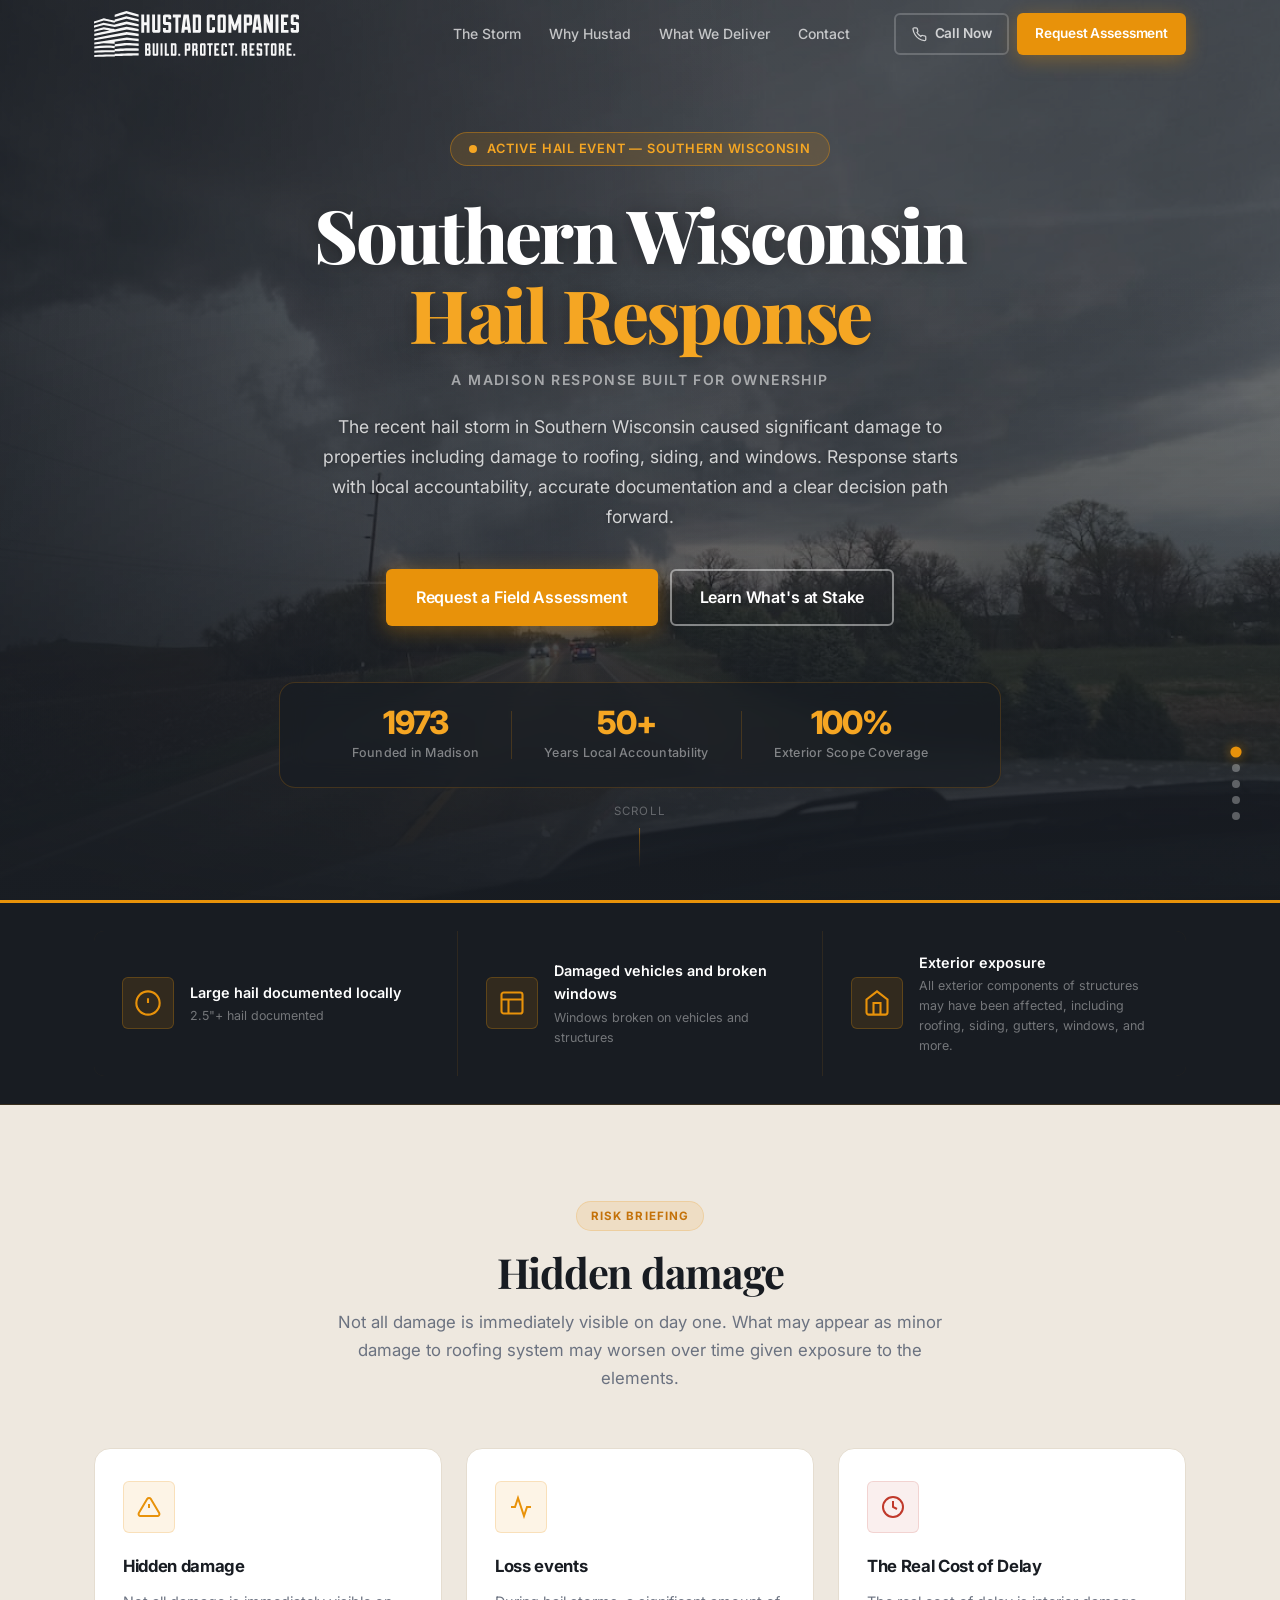
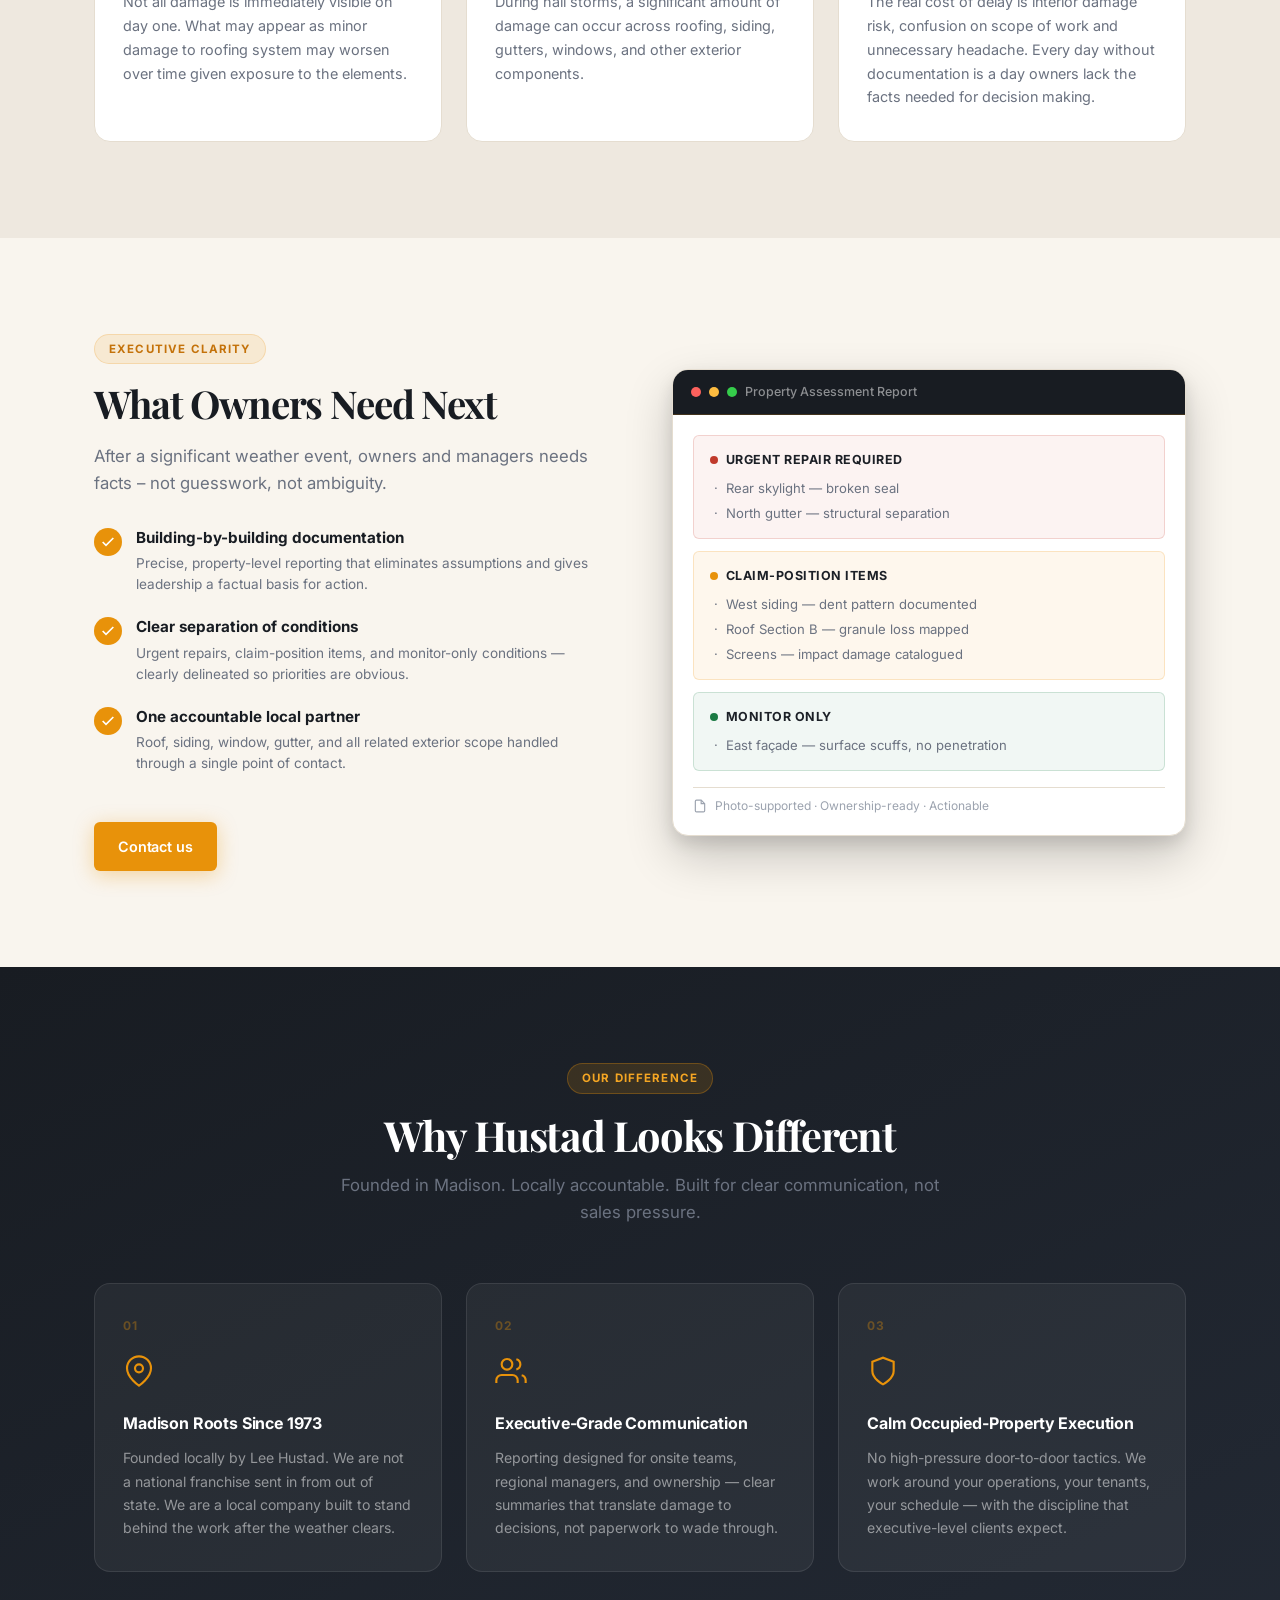
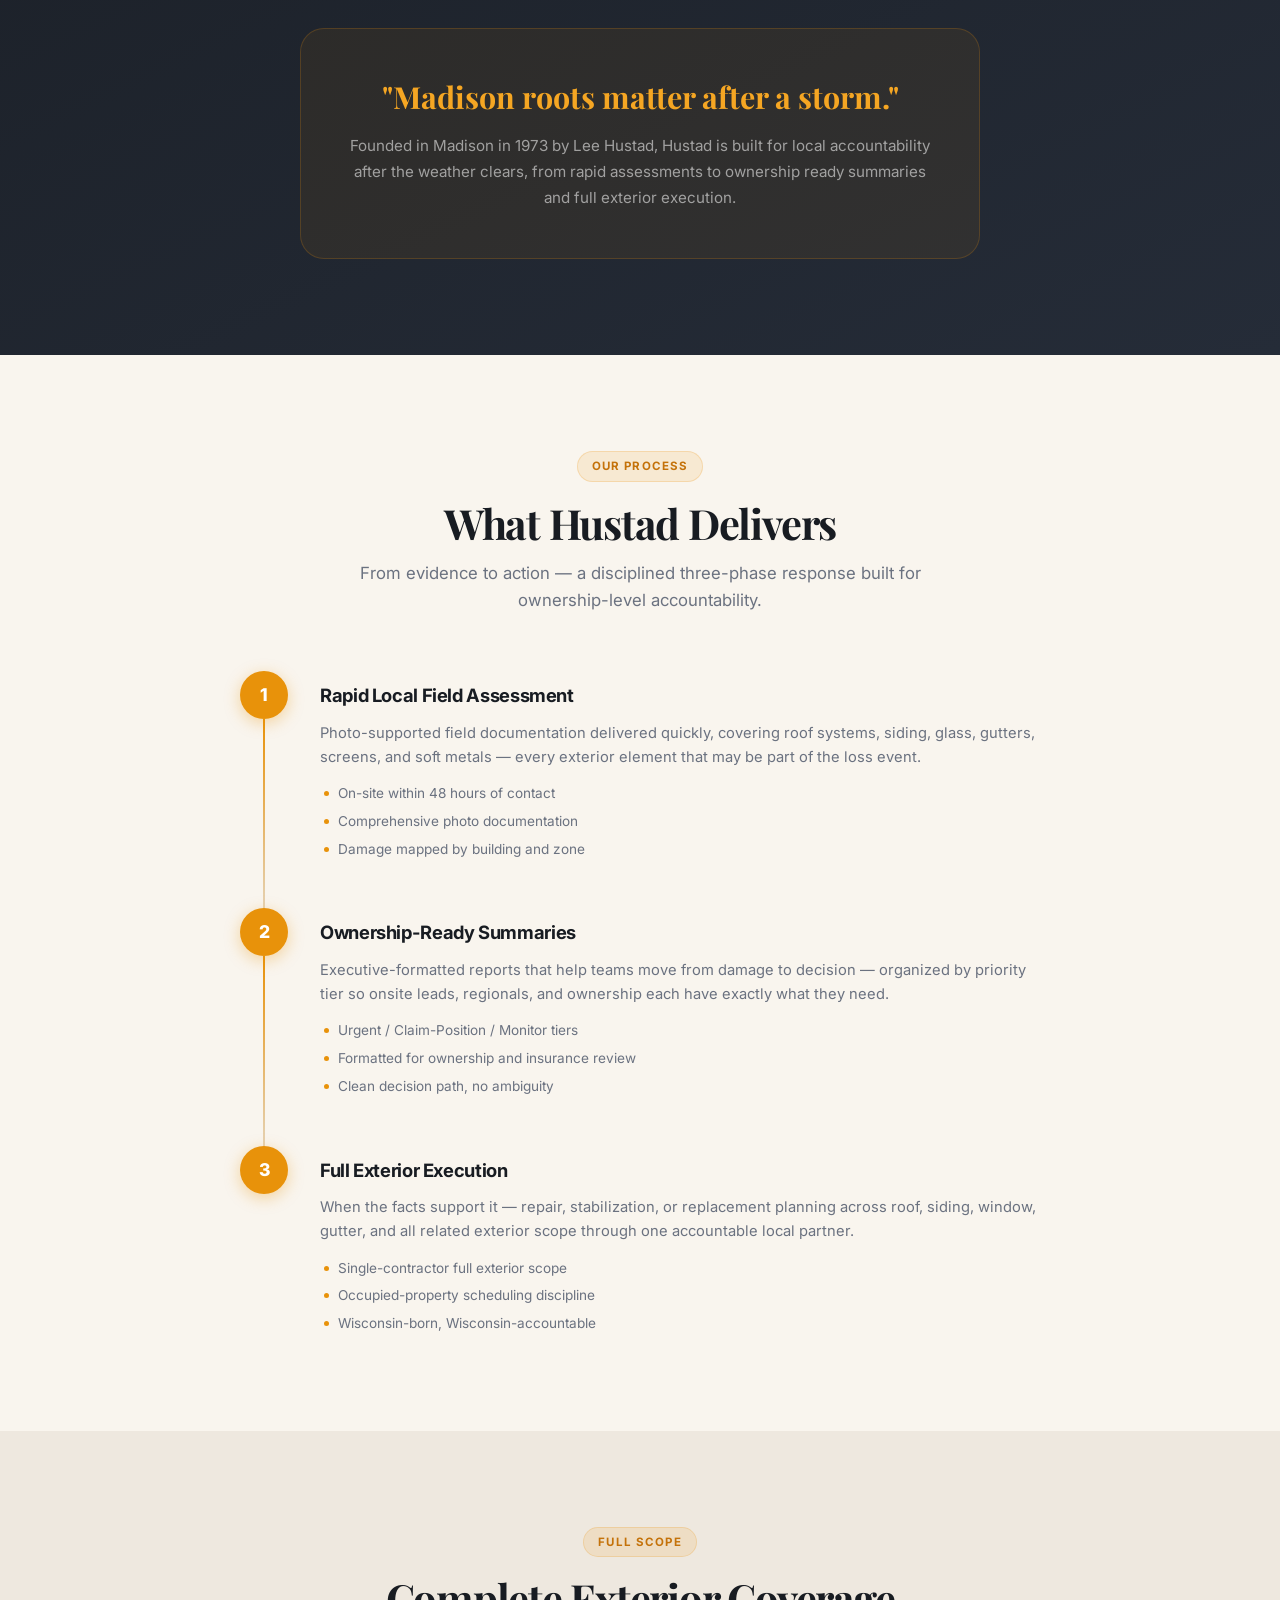
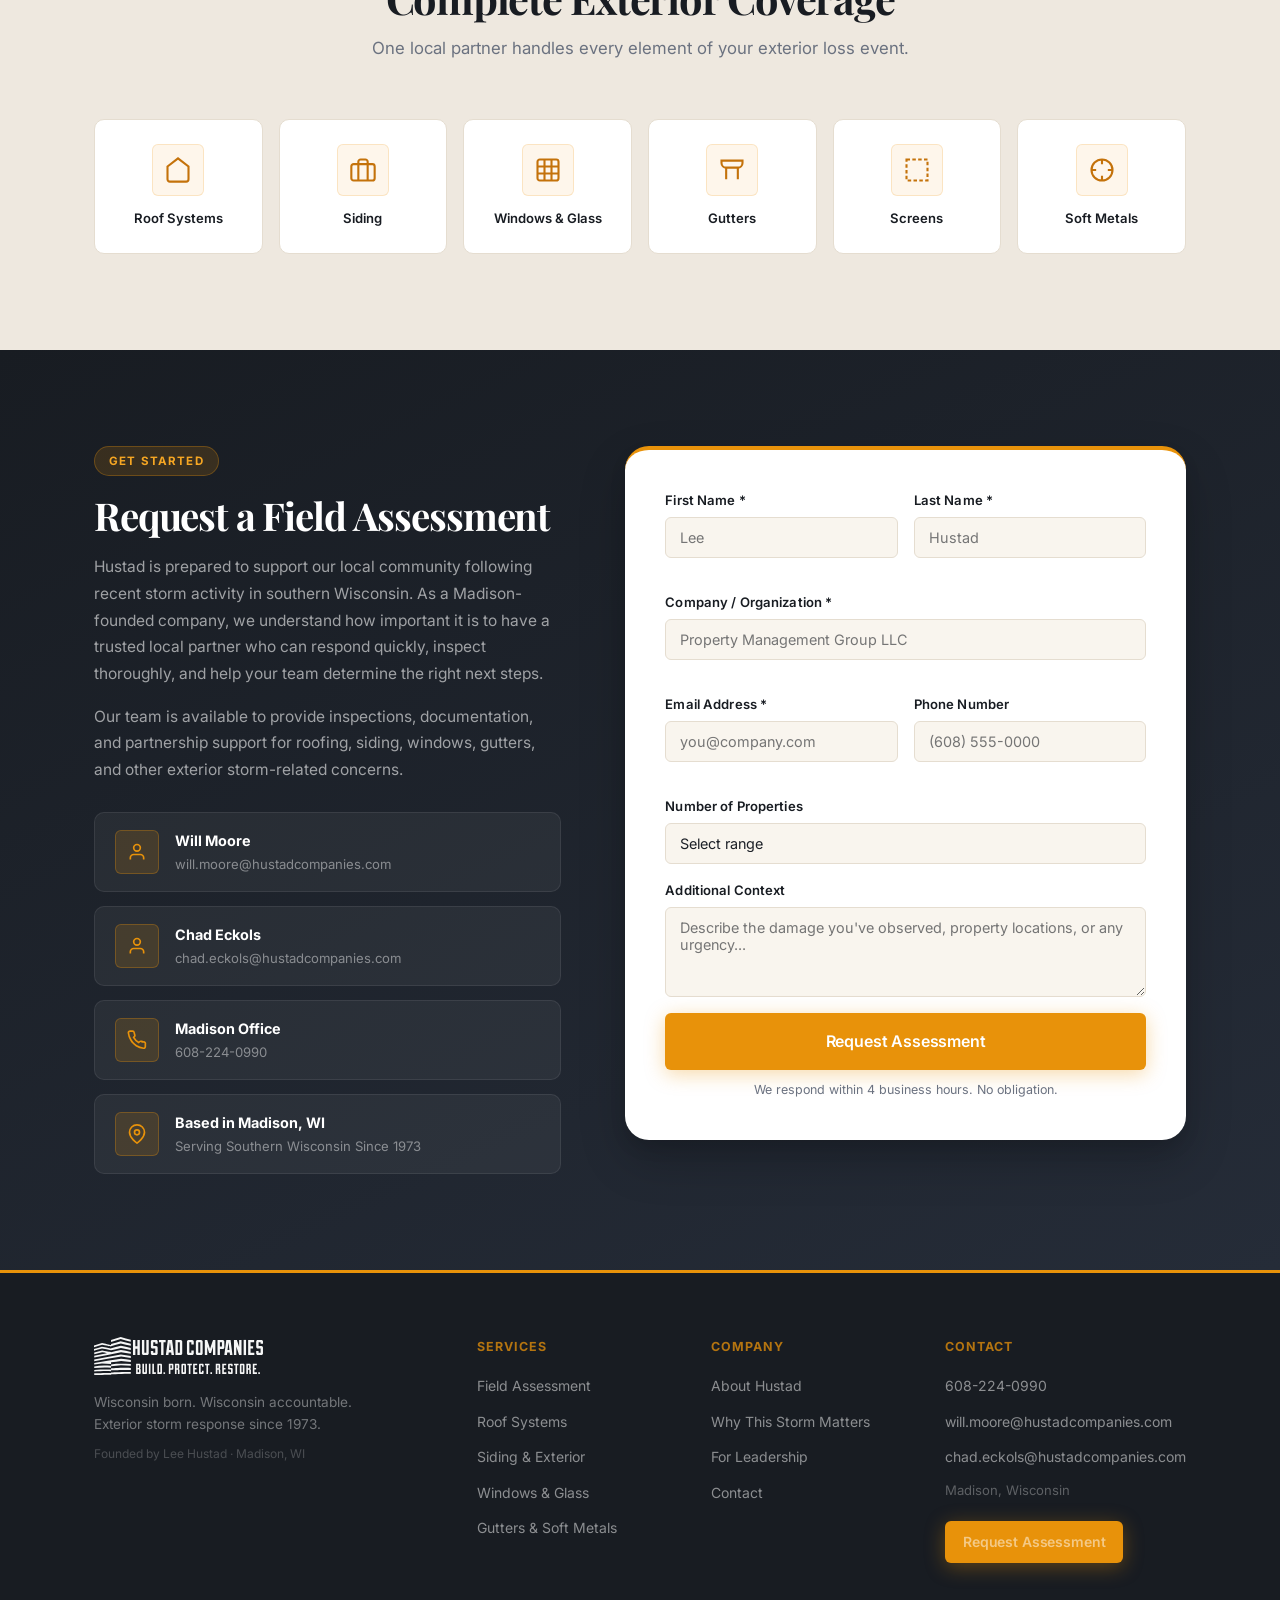
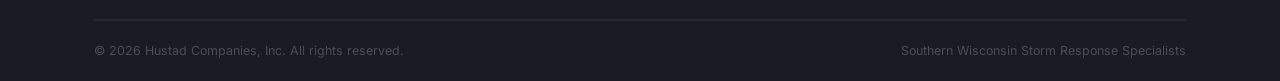
<file: index.html>
<!DOCTYPE html>
<html lang="en">
<head>
  <meta charset="UTF-8" />
  <meta name="viewport" content="width=device-width, initial-scale=1.0" />
  <title>Hustad Companies, Inc. | Southern Wisconsin Hail Response</title>
  <link rel="preconnect" href="https://fonts.googleapis.com" />
  <link rel="preconnect" href="https://fonts.gstatic.com" crossorigin />
  <link href="https://fonts.googleapis.com/css2?family=Inter:wght@300;400;500;600;700;800&family=Playfair+Display:wght@700;800&display=swap" rel="stylesheet" />
  <link rel="stylesheet" href="styles.css" />
</head>
<body>

  <!-- ─── NAV ─── -->
  <header class="nav" id="nav">
    <div class="nav__inner">
      <a class="nav__logo" href="#" aria-label="Hustad Companies home">
        <img class="nav__logo-image" src="images/hustad-logo.svg" alt="Hustad Companies" />
      </a>
      <nav class="nav__links" id="navLinks">
        <a href="#why-storm">The Storm</a>
        <a href="#why-hustad">Why Hustad</a>
        <a href="#what-we-deliver">What We Deliver</a>
        <a href="#contact">Contact</a>
      </nav>
      <div class="nav__cta-group">
        <a href="tel:+16082240990" class="btn btn--ghost btn--sm">
          <svg width="15" height="15" viewBox="0 0 24 24" fill="none" stroke="currentColor" stroke-width="2"><path d="M22 16.92v3a2 2 0 0 1-2.18 2 19.79 19.79 0 0 1-8.63-3.07A19.5 19.5 0 0 1 4.69 12a19.79 19.79 0 0 1-3.07-8.67A2 2 0 0 1 3.6 1.27h3a2 2 0 0 1 2 1.72c.127.96.361 1.903.7 2.81a2 2 0 0 1-.45 2.11L7.91 8.91a16 16 0 0 0 6.16 6.16l.97-.97a2 2 0 0 1 2.11-.45c.907.339 1.85.573 2.81.7A2 2 0 0 1 22 16.92z"/></svg>
          Call Now
        </a>
        <a href="#contact" class="btn btn--primary btn--sm">Request Assessment</a>
      </div>
      <button class="nav__hamburger" id="hamburger" aria-label="Toggle menu">
        <span></span><span></span><span></span>
      </button>
    </div>
  </header>

  <!-- ─── HERO ─── -->
  <section class="hero">
    <!-- Slideshow background -->
    <div class="hero__slideshow" id="heroSlideshow" aria-hidden="true">
      <div class="hero__slide active" style="background-image:url('images/storm-road.jpg')"></div>
      <div class="hero__slide" style="background-image:url('images/storm-roof.jpg')"></div>
      <div class="hero__slide" style="background-image:url('images/hail-stones.jpg')"></div>
      <div class="hero__slide" style="background-image:url('images/storm-mirror.jpg')"></div>
      <div class="hero__slide" style="background-image:url('images/storm-damage.jpg')"></div>
    </div>
    <div class="hero__overlay"></div>
    <!-- Slideshow nav dots -->
    <div class="hero__dots" id="heroSlideNav" aria-label="Slideshow navigation">
      <button class="hero__dot active" data-slide="0" aria-label="Slide 1"></button>
      <button class="hero__dot" data-slide="1" aria-label="Slide 2"></button>
      <button class="hero__dot" data-slide="2" aria-label="Slide 3"></button>
      <button class="hero__dot" data-slide="3" aria-label="Slide 4"></button>
      <button class="hero__dot" data-slide="4" aria-label="Slide 5"></button>
    </div>
    <div class="hero__inner">
      <div class="hero__badge">
        <span class="pulse-dot"></span>
        Active Hail Event — Southern Wisconsin
      </div>
      <h1 class="hero__headline">
        Southern Wisconsin<br />
        <em>Hail Response</em>
      </h1>
      <p class="hero__sub">A Madison Response Built for Ownership</p>
      <p class="hero__body">
        The recent hail storm in Southern Wisconsin caused significant damage to properties including
        damage to roofing, siding, and windows. Response starts with local accountability, accurate
        documentation and a clear decision path forward.
      </p>
      <div class="hero__actions">
        <a href="#contact" class="btn btn--primary btn--lg">Request a Field Assessment</a>
        <a href="#why-storm" class="btn btn--outline btn--lg">Learn What's at Stake</a>
      </div>
      <div class="hero__stats">
        <div class="stat">
          <span class="stat__num">1973</span>
          <span class="stat__label">Founded in Madison</span>
        </div>
        <div class="stat__divider"></div>
        <div class="stat">
          <span class="stat__num">50+</span>
          <span class="stat__label">Years Local Accountability</span>
        </div>
        <div class="stat__divider"></div>
        <div class="stat">
          <span class="stat__num">100%</span>
          <span class="stat__label">Exterior Scope Coverage</span>
        </div>
      </div>
    </div>
    <div class="hero__scroll-cue" aria-hidden="true">
      <span>Scroll</span>
      <div class="hero__scroll-line"></div>
    </div>
  </section>

  <!-- ─── IMPACT BANNER ─── -->
  <section class="impact-banner">
    <div class="container">
      <div class="impact-banner__grid">
        <div class="impact-item">
          <div class="impact-item__icon">
            <svg width="28" height="28" viewBox="0 0 24 24" fill="none" stroke="currentColor" stroke-width="1.8"><circle cx="12" cy="12" r="10"/><line x1="12" y1="8" x2="12" y2="12"/><line x1="12" y1="16" x2="12.01" y2="16"/></svg>
          </div>
          <div>
            <strong>Large hail documented locally</strong>
            <span>2.5&quot;+ hail documented</span>
          </div>
        </div>
        <div class="impact-item">
          <div class="impact-item__icon">
            <svg width="28" height="28" viewBox="0 0 24 24" fill="none" stroke="currentColor" stroke-width="1.8"><rect x="3" y="3" width="18" height="18" rx="2"/><path d="M3 9h18M9 21V9"/></svg>
          </div>
          <div>
            <strong>Damaged vehicles and broken windows</strong>
            <span>Windows broken on vehicles and structures</span>
          </div>
        </div>
        <div class="impact-item">
          <div class="impact-item__icon">
            <svg width="28" height="28" viewBox="0 0 24 24" fill="none" stroke="currentColor" stroke-width="1.8"><path d="M3 9l9-7 9 7v11a2 2 0 0 1-2 2H5a2 2 0 0 1-2-2z"/><polyline points="9 22 9 12 15 12 15 22"/></svg>
          </div>
          <div>
            <strong>Exterior exposure</strong>
            <span>All exterior components of structures may have been affected, including roofing, siding, gutters, windows, and more.</span>
          </div>
        </div>
      </div>
    </div>
  </section>

  <!-- ─── WHY STORM ─── -->
  <section class="section section--alt" id="why-storm">
    <div class="container">
      <div class="section__header">
        <div class="section__tag">Risk Briefing</div>
        <h2>Hidden damage</h2>
        <p>Not all damage is immediately visible on day one. What may appear as minor damage to roofing system may worsen over time given exposure to the elements.</p>
      </div>
      <div class="cards-grid">
        <div class="card card--accent">
          <div class="card__icon card__icon--amber">
            <svg width="24" height="24" viewBox="0 0 24 24" fill="none" stroke="currentColor" stroke-width="2"><path d="M10.29 3.86L1.82 18a2 2 0 0 0 1.71 3h16.94a2 2 0 0 0 1.71-3L13.71 3.86a2 2 0 0 0-3.42 0z"/><line x1="12" y1="9" x2="12" y2="13"/><line x1="12" y1="17" x2="12.01" y2="17"/></svg>
          </div>
          <h3>Hidden damage</h3>
          <p>Not all damage is immediately visible on day one. What may appear as minor damage to roofing system may worsen over time given exposure to the elements.</p>
        </div>
        <div class="card card--accent">
          <div class="card__icon card__icon--amber">
            <svg width="24" height="24" viewBox="0 0 24 24" fill="none" stroke="currentColor" stroke-width="2"><polyline points="22 12 18 12 15 21 9 3 6 12 2 12"/></svg>
          </div>
          <h3>Loss events</h3>
          <p>During hail storms, a significant amount of damage can occur across roofing, siding, gutters, windows, and other exterior components.</p>
        </div>
        <div class="card card--accent">
          <div class="card__icon card__icon--red">
            <svg width="24" height="24" viewBox="0 0 24 24" fill="none" stroke="currentColor" stroke-width="2"><circle cx="12" cy="12" r="10"/><polyline points="12 6 12 12 16 14"/></svg>
          </div>
          <h3>The Real Cost of Delay</h3>
          <p>The real cost of delay is interior damage risk, confusion on scope of work and unnecessary headache. Every day without documentation is a day owners lack the facts needed for decision making.</p>
        </div>
      </div>
    </div>
  </section>

  <!-- ─── WHAT LEADERSHIP NEEDS ─── -->
  <section class="section" id="leadership">
    <div class="container">
      <div class="two-col">
        <div class="two-col__text">
          <div class="section__tag">Executive Clarity</div>
          <h2>What Owners Need Next</h2>
          <p class="lead">After a significant weather event, owners and managers needs facts – not guesswork, not ambiguity.</p>
          <ul class="check-list">
            <li>
              <div class="check-list__icon">
                <svg width="16" height="16" viewBox="0 0 24 24" fill="none" stroke="currentColor" stroke-width="2.5"><polyline points="20 6 9 17 4 12"/></svg>
              </div>
              <div>
                <strong>Building-by-building documentation</strong>
                <span>Precise, property-level reporting that eliminates assumptions and gives leadership a factual basis for action.</span>
              </div>
            </li>
            <li>
              <div class="check-list__icon">
                <svg width="16" height="16" viewBox="0 0 24 24" fill="none" stroke="currentColor" stroke-width="2.5"><polyline points="20 6 9 17 4 12"/></svg>
              </div>
              <div>
                <strong>Clear separation of conditions</strong>
                <span>Urgent repairs, claim-position items, and monitor-only conditions — clearly delineated so priorities are obvious.</span>
              </div>
            </li>
            <li>
              <div class="check-list__icon">
                <svg width="16" height="16" viewBox="0 0 24 24" fill="none" stroke="currentColor" stroke-width="2.5"><polyline points="20 6 9 17 4 12"/></svg>
              </div>
              <div>
                <strong>One accountable local partner</strong>
                <span>Roof, siding, window, gutter, and all related exterior scope handled through a single point of contact.</span>
              </div>
            </li>
          </ul>
          <a href="#contact" class="btn btn--primary btn--md mt-1">Contact us</a>
        </div>
        <div class="two-col__visual">
          <div class="visual-card">
            <div class="visual-card__header">
              <div class="visual-card__dot visual-card__dot--red"></div>
              <div class="visual-card__dot visual-card__dot--amber"></div>
              <div class="visual-card__dot visual-card__dot--green"></div>
              <span>Property Assessment Report</span>
            </div>
            <div class="visual-card__body">
              <div class="report-row report-row--urgent">
                <div class="report-row__label">
                  <div class="report-dot report-dot--red"></div>
                  Urgent Repair Required
                </div>
                <div class="report-row__items">
                  <span>Rear skylight — broken seal</span>
                  <span>North gutter — structural separation</span>
                </div>
              </div>
              <div class="report-row report-row--claim">
                <div class="report-row__label">
                  <div class="report-dot report-dot--amber"></div>
                  Claim-Position Items
                </div>
                <div class="report-row__items">
                  <span>West siding — dent pattern documented</span>
                  <span>Roof Section B — granule loss mapped</span>
                  <span>Screens — impact damage catalogued</span>
                </div>
              </div>
              <div class="report-row report-row--monitor">
                <div class="report-row__label">
                  <div class="report-dot report-dot--green"></div>
                  Monitor Only
                </div>
                <div class="report-row__items">
                  <span>East façade — surface scuffs, no penetration</span>
                </div>
              </div>
              <div class="report-footer">
                <svg width="14" height="14" viewBox="0 0 24 24" fill="none" stroke="currentColor" stroke-width="2"><path d="M14 2H6a2 2 0 0 0-2 2v16a2 2 0 0 0 2 2h12a2 2 0 0 0 2-2V8z"/><polyline points="14 2 14 8 20 8"/></svg>
                Photo-supported · Ownership-ready · Actionable
              </div>
            </div>
          </div>
        </div>
      </div>
    </div>
  </section>

  <!-- ─── WHY HUSTAD ─── -->
  <section class="section section--dark" id="why-hustad">
    <div class="container">
      <div class="section__header section__header--light">
        <div class="section__tag section__tag--light">Our Difference</div>
        <h2>Why Hustad Looks Different</h2>
        <p>Founded in Madison. Locally accountable. Built for clear communication, not sales pressure.</p>
      </div>
      <div class="diff-grid">
        <div class="diff-card">
          <div class="diff-card__number">01</div>
          <div class="diff-card__icon">
            <svg width="32" height="32" viewBox="0 0 24 24" fill="none" stroke="currentColor" stroke-width="1.6"><path d="M21 10c0 7-9 13-9 13s-9-6-9-13a9 9 0 0 1 18 0z"/><circle cx="12" cy="10" r="3"/></svg>
          </div>
          <h3>Madison Roots Since 1973</h3>
          <p>Founded locally by Lee Hustad. We are not a national franchise sent in from out of state. We are a local company built to stand behind the work after the weather clears.</p>
        </div>
        <div class="diff-card">
          <div class="diff-card__number">02</div>
          <div class="diff-card__icon">
            <svg width="32" height="32" viewBox="0 0 24 24" fill="none" stroke="currentColor" stroke-width="1.6"><path d="M17 21v-2a4 4 0 0 0-4-4H5a4 4 0 0 0-4 4v2"/><circle cx="9" cy="7" r="4"/><path d="M23 21v-2a4 4 0 0 0-3-3.87"/><path d="M16 3.13a4 4 0 0 1 0 7.75"/></svg>
          </div>
          <h3>Executive-Grade Communication</h3>
          <p>Reporting designed for onsite teams, regional managers, and ownership — clear summaries that translate damage to decisions, not paperwork to wade through.</p>
        </div>
        <div class="diff-card">
          <div class="diff-card__number">03</div>
          <div class="diff-card__icon">
            <svg width="32" height="32" viewBox="0 0 24 24" fill="none" stroke="currentColor" stroke-width="1.6"><path d="M12 22s8-4 8-10V5l-8-3-8 3v7c0 6 8 10 8 10z"/></svg>
          </div>
          <h3>Calm Occupied-Property Execution</h3>
          <p>No high-pressure door-to-door tactics. We work around your operations, your tenants, your schedule — with the discipline that executive-level clients expect.</p>
        </div>
      </div>
      <div class="origin-block">
        <div class="origin-block__quote">
          "Madison roots matter after a storm."
        </div>
        <p>Founded in Madison in 1973 by Lee Hustad, Hustad is built for local accountability after the weather clears, from rapid assessments to ownership ready summaries and full exterior execution.</p>
      </div>
    </div>
  </section>

  <!-- ─── WHAT WE DELIVER ─── -->
  <section class="section" id="what-we-deliver">
    <div class="container">
      <div class="section__header">
        <div class="section__tag">Our Process</div>
        <h2>What Hustad Delivers</h2>
        <p>From evidence to action — a disciplined three-phase response built for ownership-level accountability.</p>
      </div>
      <div class="process-steps">
        <div class="process-step">
          <div class="process-step__num">1</div>
          <div class="process-step__connector"></div>
          <div class="process-step__content">
            <h3>Rapid Local Field Assessment</h3>
            <p>Photo-supported field documentation delivered quickly, covering roof systems, siding, glass, gutters, screens, and soft metals — every exterior element that may be part of the loss event.</p>
            <ul class="mini-list">
              <li>On-site within 48 hours of contact</li>
              <li>Comprehensive photo documentation</li>
              <li>Damage mapped by building and zone</li>
            </ul>
          </div>
        </div>
        <div class="process-step">
          <div class="process-step__num">2</div>
          <div class="process-step__connector"></div>
          <div class="process-step__content">
            <h3>Ownership-Ready Summaries</h3>
            <p>Executive-formatted reports that help teams move from damage to decision — organized by priority tier so onsite leads, regionals, and ownership each have exactly what they need.</p>
            <ul class="mini-list">
              <li>Urgent / Claim-Position / Monitor tiers</li>
              <li>Formatted for ownership and insurance review</li>
              <li>Clean decision path, no ambiguity</li>
            </ul>
          </div>
        </div>
        <div class="process-step">
          <div class="process-step__num">3</div>
          <div class="process-step__content">
            <h3>Full Exterior Execution</h3>
            <p>When the facts support it — repair, stabilization, or replacement planning across roof, siding, window, gutter, and all related exterior scope through one accountable local partner.</p>
            <ul class="mini-list">
              <li>Single-contractor full exterior scope</li>
              <li>Occupied-property scheduling discipline</li>
              <li>Wisconsin-born, Wisconsin-accountable</li>
            </ul>
          </div>
        </div>
      </div>
    </div>
  </section>

  <!-- ─── SCOPE COVERAGE ─── -->
  <section class="section section--alt">
    <div class="container">
      <div class="section__header">
        <div class="section__tag">Full Scope</div>
        <h2>Complete Exterior Coverage</h2>
        <p>One local partner handles every element of your exterior loss event.</p>
      </div>
      <div class="scope-grid">
        <div class="scope-item">
          <div class="scope-item__icon">
            <svg width="28" height="28" viewBox="0 0 24 24" fill="none" stroke="currentColor" stroke-width="1.8"><path d="M3 9l9-7 9 7v11a2 2 0 0 1-2 2H5a2 2 0 0 1-2-2z"/></svg>
          </div>
          <span>Roof Systems</span>
        </div>
        <div class="scope-item">
          <div class="scope-item__icon">
            <svg width="28" height="28" viewBox="0 0 24 24" fill="none" stroke="currentColor" stroke-width="1.8"><rect x="2" y="7" width="20" height="14" rx="2"/><path d="M16 21V5a2 2 0 0 0-2-2h-4a2 2 0 0 0-2 2v16"/></svg>
          </div>
          <span>Siding</span>
        </div>
        <div class="scope-item">
          <div class="scope-item__icon">
            <svg width="28" height="28" viewBox="0 0 24 24" fill="none" stroke="currentColor" stroke-width="1.8"><rect x="3" y="3" width="18" height="18" rx="2"/><path d="M3 9h18M3 15h18M9 3v18M15 3v18"/></svg>
          </div>
          <span>Windows &amp; Glass</span>
        </div>
        <div class="scope-item">
          <div class="scope-item__icon">
            <svg width="28" height="28" viewBox="0 0 24 24" fill="none" stroke="currentColor" stroke-width="1.8"><path d="M3 4h18v2a4 4 0 0 1-4 4H7a4 4 0 0 1-4-4V4z"/><path d="M7 10v10M17 10v10"/></svg>
          </div>
          <span>Gutters</span>
        </div>
        <div class="scope-item">
          <div class="scope-item__icon">
            <svg width="28" height="28" viewBox="0 0 24 24" fill="none" stroke="currentColor" stroke-width="1.8"><path d="M3 3h18v18H3z" stroke-dasharray="3 2"/></svg>
          </div>
          <span>Screens</span>
        </div>
        <div class="scope-item">
          <div class="scope-item__icon">
            <svg width="28" height="28" viewBox="0 0 24 24" fill="none" stroke="currentColor" stroke-width="1.8"><circle cx="12" cy="12" r="9"/><path d="M12 3v4M12 17v4M3 12h4M17 12h4"/></svg>
          </div>
          <span>Soft Metals</span>
        </div>
      </div>
    </div>
  </section>

  <!-- ─── CONTACT ─── -->
  <section class="section section--dark" id="contact">
    <div class="container">
      <div class="contact-grid">
        <div class="contact-info">
          <div class="section__tag section__tag--light">Get Started</div>
          <h2>Request a Field Assessment</h2>
          <p>Hustad is prepared to support our local community following recent storm activity in southern Wisconsin. As a Madison-founded company, we understand how important it is to have a trusted local partner who can respond quickly, inspect thoroughly, and help your team determine the right next steps.</p>
          <p class="contact-info__sub">Our team is available to provide inspections, documentation, and partnership support for roofing, siding, windows, gutters, and other exterior storm-related concerns.</p>
          <div class="contact-methods">
            <a href="mailto:will.moore@hustadcompanies.com" class="contact-method">
              <div class="contact-method__icon">
                <svg width="20" height="20" viewBox="0 0 24 24" fill="none" stroke="currentColor" stroke-width="2"><path d="M20 21v-2a4 4 0 0 0-4-4H8a4 4 0 0 0-4 4v2"/><circle cx="12" cy="7" r="4"/></svg>
              </div>
              <div>
                <strong>Will Moore</strong>
                <span>will.moore@hustadcompanies.com</span>
              </div>
            </a>
            <a href="mailto:chad.eckols@hustadcompanies.com" class="contact-method">
              <div class="contact-method__icon">
                <svg width="20" height="20" viewBox="0 0 24 24" fill="none" stroke="currentColor" stroke-width="2"><path d="M20 21v-2a4 4 0 0 0-4-4H8a4 4 0 0 0-4 4v2"/><circle cx="12" cy="7" r="4"/></svg>
              </div>
              <div>
                <strong>Chad Eckols</strong>
                <span>chad.eckols@hustadcompanies.com</span>
              </div>
            </a>
            <a href="tel:+16082240990" class="contact-method">
              <div class="contact-method__icon">
                <svg width="20" height="20" viewBox="0 0 24 24" fill="none" stroke="currentColor" stroke-width="2"><path d="M22 16.92v3a2 2 0 0 1-2.18 2 19.79 19.79 0 0 1-8.63-3.07A19.5 19.5 0 0 1 4.69 12a19.79 19.79 0 0 1-3.07-8.67A2 2 0 0 1 3.6 1.27h3a2 2 0 0 1 2 1.72c.127.96.361 1.903.7 2.81a2 2 0 0 1-.45 2.11L7.91 8.91a16 16 0 0 0 6.16 6.16l.97-.97a2 2 0 0 1 2.11-.45c.907.339 1.85.573 2.81.7A2 2 0 0 1 22 16.92z"/></svg>
              </div>
              <div>
                <strong>Madison Office</strong>
                <span>608-224-0990</span>
              </div>
            </a>
            <div class="contact-method contact-method--static">
              <div class="contact-method__icon">
                <svg width="20" height="20" viewBox="0 0 24 24" fill="none" stroke="currentColor" stroke-width="2"><path d="M21 10c0 7-9 13-9 13s-9-6-9-13a9 9 0 0 1 18 0z"/><circle cx="12" cy="10" r="3"/></svg>
              </div>
              <div>
                <strong>Based in Madison, WI</strong>
                <span>Serving Southern Wisconsin Since 1973</span>
              </div>
            </div>
          </div>
        </div>
        <div class="contact-form-wrap">
          <form class="contact-form" id="contactForm" novalidate>
            <div class="form-row">
              <div class="form-group">
                <label for="firstName">First Name *</label>
                <input type="text" id="firstName" name="firstName" placeholder="Lee" required />
                <span class="form-error" id="firstNameError"></span>
              </div>
              <div class="form-group">
                <label for="lastName">Last Name *</label>
                <input type="text" id="lastName" name="lastName" placeholder="Hustad" required />
                <span class="form-error" id="lastNameError"></span>
              </div>
            </div>
            <div class="form-group">
              <label for="company">Company / Organization *</label>
              <input type="text" id="company" name="company" placeholder="Property Management Group LLC" required />
              <span class="form-error" id="companyError"></span>
            </div>
            <div class="form-row">
              <div class="form-group">
                <label for="email">Email Address *</label>
                <input type="email" id="email" name="email" placeholder="you@company.com" required />
                <span class="form-error" id="emailError"></span>
              </div>
              <div class="form-group">
                <label for="phone">Phone Number</label>
                <input type="tel" id="phone" name="phone" placeholder="(608) 555-0000" />
              </div>
            </div>
            <div class="form-group">
              <label for="propertyCount">Number of Properties</label>
              <select id="propertyCount" name="propertyCount">
                <option value="">Select range</option>
                <option value="1">1 property</option>
                <option value="2-5">2–5 properties</option>
                <option value="6-20">6–20 properties</option>
                <option value="21+">21+ properties</option>
              </select>
            </div>
            <div class="form-group">
              <label for="message">Additional Context</label>
              <textarea id="message" name="message" rows="3" placeholder="Describe the damage you've observed, property locations, or any urgency..."></textarea>
            </div>
            <!-- Hidden fields for email context -->
            <input type="checkbox" name="botcheck" class="hidden" tabindex="-1" autocomplete="off" />
            <input type="hidden" id="submittedAt" name="submitted_at" />
            <div class="form-footer">
              <button type="submit" class="btn btn--primary btn--lg btn--full" id="submitBtn">
                <span id="submitLabel">Request Assessment</span>
                <svg id="submitSpinner" class="spinner hidden" width="18" height="18" viewBox="0 0 24 24" fill="none" stroke="currentColor" stroke-width="2"><path d="M21 12a9 9 0 1 1-6.219-8.56"/></svg>
              </button>
              <p class="form-note">We respond within 4 business hours. No obligation.</p>
            </div>
            <div class="form-error-msg hidden" id="formError">
              <svg width="18" height="18" viewBox="0 0 24 24" fill="none" stroke="currentColor" stroke-width="2"><circle cx="12" cy="12" r="10"/><line x1="12" y1="8" x2="12" y2="12"/><line x1="12" y1="16" x2="12.01" y2="16"/></svg>
              <span id="formErrorText">Unable to send your request. Please call us directly at 608-224-0990.</span>
            </div>
            <div class="form-success hidden" id="formSuccess">
              <div class="form-success__icon">
                <svg width="32" height="32" viewBox="0 0 24 24" fill="none" stroke="currentColor" stroke-width="2"><polyline points="20 6 9 17 4 12"/></svg>
              </div>
              <h3>Request Received</h3>
              <p>A member of the Hustad Companies, Inc. response team will be in contact within 4 business hours to schedule your field assessment.</p>
            </div>
          </form>
        </div>
      </div>
    </div>
  </section>

  <!-- ─── FOOTER ─── -->
  <footer class="footer">
    <div class="container">
      <div class="footer__grid">
        <div class="footer__brand">
          <div class="footer__logo">
            <img class="footer__logo-image" src="images/hustad-logo.svg" alt="Hustad Companies" />
          </div>
          <p>Wisconsin born. Wisconsin accountable.<br />Exterior storm response since 1973.</p>
          <p class="footer__founding">Founded by Lee Hustad · Madison, WI</p>
        </div>
        <div class="footer__col">
          <h4>Services</h4>
          <ul>
            <li><a href="#what-we-deliver">Field Assessment</a></li>
            <li><a href="#what-we-deliver">Roof Systems</a></li>
            <li><a href="#what-we-deliver">Siding &amp; Exterior</a></li>
            <li><a href="#what-we-deliver">Windows &amp; Glass</a></li>
            <li><a href="#what-we-deliver">Gutters &amp; Soft Metals</a></li>
          </ul>
        </div>
        <div class="footer__col">
          <h4>Company</h4>
          <ul>
            <li><a href="#why-hustad">About Hustad</a></li>
            <li><a href="#why-storm">Why This Storm Matters</a></li>
            <li><a href="#leadership">For Leadership</a></li>
            <li><a href="#contact">Contact</a></li>
          </ul>
        </div>
        <div class="footer__col">
          <h4>Contact</h4>
          <ul>
            <li><a href="tel:+16082240990">608-224-0990</a></li>
            <li><a href="mailto:will.moore@hustadcompanies.com">will.moore@hustadcompanies.com</a></li>
            <li><a href="mailto:chad.eckols@hustadcompanies.com">chad.eckols@hustadcompanies.com</a></li>
            <li class="footer__location">Madison, Wisconsin</li>
          </ul>
          <a href="#contact" class="btn btn--primary btn--sm mt-1">Request Assessment</a>
        </div>
      </div>
      <div class="footer__bottom">
        <span>&copy; 2026 Hustad Companies, Inc. All rights reserved.</span>
        <span>Southern Wisconsin Storm Response Specialists</span>
      </div>
    </div>
  </footer>

  <!-- ─── STICKY CTA (mobile) ─── -->
  <div class="sticky-cta" id="stickyCta">
    <a href="tel:+16082240990" class="btn btn--ghost btn--sm">Call Now</a>
    <a href="#contact" class="btn btn--primary btn--sm">Free Assessment</a>
  </div>

  <script src="main.js"></script>
</body>
</html>
</file>
<file: styles.css>
/* ══════════════════════════════════════════════
   HUSTAD | HAIL RESPONSE — STYLESHEET
   Color system (Storm Amber theme):
     Charcoal  #181C22  primary dark
     Storm     #252C38  mid dark / cards
     Amber     #E8920A  primary accent
     Amber-lt  #F5A623  light amber / hover
     Ember     #C4720A  dark amber
     Red       #C0392B  urgent
     Green     #1A7A43  safe/monitor
     Cream     #F9F5EE  light page bg
     Warm-gray #EEE8DF  alt section bg
   ══════════════════════════════════════════════ */

/* ── Reset & Base ── */
*, *::before, *::after { box-sizing: border-box; margin: 0; padding: 0; }

:root {
  --charcoal:   #181C22;
  --storm:      #252C38;
  --storm-lt:   #2F3847;
  --amber:      #E8920A;
  --amber-lt:   #F5A623;
  --amber-dk:   #C4720A;
  --ember:      #92400E;
  --red:        #C0392B;
  --red-lt:     #E74C3C;
  --green:      #1A7A43;
  --green-lt:   #27AE60;
  --white:      #FFFFFF;
  --cream:      #F9F5EE;
  --warm-gray:  #EEE8DF;
  --warm-100:   #F4EFE7;
  --warm-200:   #E5DDD0;
  --slate:      #6B7280;
  --slate-lt:   #9CA3AF;
  --ink:        #1C2027;

  --radius-sm:  6px;
  --radius:     10px;
  --radius-lg:  16px;
  --radius-xl:  24px;

  --shadow-sm:  0 1px 3px rgba(0,0,0,.10), 0 1px 2px rgba(0,0,0,.06);
  --shadow:     0 4px 16px rgba(0,0,0,.12), 0 2px 6px rgba(0,0,0,.07);
  --shadow-lg:  0 20px 48px rgba(0,0,0,.20), 0 8px 16px rgba(0,0,0,.10);
  --shadow-amber: 0 4px 20px rgba(232,146,10,.35);

  --font-sans:  'Inter', system-ui, -apple-system, sans-serif;
  --font-serif: 'Playfair Display', Georgia, serif;

  --transition: 220ms cubic-bezier(.4,0,.2,1);
}

html { scroll-behavior: smooth; font-size: 16px; }

body {
  font-family: var(--font-sans);
  color: var(--ink);
  background: var(--cream);
  line-height: 1.6;
  -webkit-font-smoothing: antialiased;
}

img { display: block; max-width: 100%; }
a   { color: inherit; text-decoration: none; }
button { cursor: pointer; border: none; background: none; font: inherit; }
ul { list-style: none; }

.container {
  max-width: 1140px;
  margin: 0 auto;
  padding: 0 24px;
}

.mt-1 { margin-top: 1.25rem; }

/* ── Buttons ── */
.btn {
  display: inline-flex;
  align-items: center;
  gap: 8px;
  font-weight: 600;
  border-radius: var(--radius-sm);
  transition: all var(--transition);
  white-space: nowrap;
  letter-spacing: -.01em;
}

.btn--primary {
  background: var(--amber);
  color: var(--white);
  border: 2px solid transparent;
  box-shadow: var(--shadow-amber);
}
.btn--primary:hover {
  background: var(--amber-lt);
  box-shadow: 0 6px 24px rgba(232,146,10,.5);
  transform: translateY(-1px);
}

.btn--outline {
  background: transparent;
  color: var(--white);
  border: 2px solid rgba(255,255,255,.45);
}
.btn--outline:hover {
  background: rgba(255,255,255,.1);
  border-color: var(--amber-lt);
  color: var(--amber-lt);
}

.btn--ghost {
  background: transparent;
  color: var(--ink);
  border: 2px solid var(--warm-200);
}
.btn--ghost:hover {
  border-color: var(--amber);
  color: var(--amber);
  background: rgba(232,146,10,.06);
}

.btn--sm  { padding: 8px 16px;  font-size: .85rem; }
.btn--md  { padding: 11px 22px; font-size: .9rem;  }
.btn--lg  { padding: 14px 28px; font-size: 1rem;   }
.btn--full{ width: 100%; justify-content: center; }

/* ── NAV ── */
.nav {
  position: fixed;
  top: 0; left: 0; right: 0;
  z-index: 1000;
  transition: all var(--transition);
}

.nav.scrolled {
  background: rgba(24,28,34,.96);
  backdrop-filter: blur(16px);
  -webkit-backdrop-filter: blur(16px);
  box-shadow: 0 2px 24px rgba(0,0,0,.4);
}

.nav__inner {
  max-width: 1140px;
  margin: 0 auto;
  padding: 0 24px;
  height: 68px;
  display: flex;
  align-items: center;
  gap: 32px;
}

.nav__logo {
  display: flex;
  align-items: center;
  flex-shrink: 0;
  padding: 8px 0;
}

.nav__logo-image {
  display: block;
  width: auto;
  height: 46px;
  max-width: min(280px, 34vw);
  filter: brightness(0) invert(1);
  opacity: .96;
  transition: opacity var(--transition), transform var(--transition);
}

.nav__logo:hover .nav__logo-image {
  opacity: 1;
  transform: translateY(-1px);
}

.nav__links {
  display: flex;
  align-items: center;
  gap: 4px;
  margin-left: auto;
}

.nav__links a {
  color: rgba(255,255,255,.7);
  font-size: .875rem;
  font-weight: 500;
  padding: 6px 12px;
  border-radius: var(--radius-sm);
  transition: all var(--transition);
}
.nav__links a:hover {
  color: var(--amber-lt);
  background: rgba(232,146,10,.1);
}

.nav__cta-group {
  display: flex;
  align-items: center;
  gap: 8px;
  flex-shrink: 0;
}

.nav__cta-group .btn--ghost {
  color: rgba(255,255,255,.75);
  border-color: rgba(255,255,255,.2);
}
.nav__cta-group .btn--ghost:hover {
  color: var(--amber-lt);
  border-color: var(--amber);
  background: rgba(232,146,10,.1);
}

.nav__hamburger {
  display: none;
  flex-direction: column;
  gap: 5px;
  padding: 8px;
  margin-left: 8px;
}
.nav__hamburger span {
  display: block;
  width: 22px;
  height: 2px;
  background: var(--white);
  border-radius: 2px;
  transition: all var(--transition);
}

/* ── HERO ── */
.hero {
  min-height: 100vh;
  display: flex;
  flex-direction: column;
  align-items: center;
  justify-content: center;
  position: relative;
  overflow: hidden;
  padding: 100px 24px 80px;
}

/* ─ Slideshow ─ */
.hero__slideshow {
  position: absolute;
  inset: 0;
  z-index: 0;
}

.hero__slide {
  position: absolute;
  inset: 0;
  background-size: cover;
  background-position: center;
  opacity: 0;
  transform: scale(1.08);
  transition: opacity 1.4s ease, transform 8s ease;
  will-change: transform, opacity;
}

.hero__slide.active {
  opacity: 1;
  transform: scale(1);
}

.hero__slide.leaving {
  opacity: 0;
  transform: scale(1.05);
  transition: opacity 1.4s ease, transform 1.4s ease;
}

/* Multi-layer overlay: dark vignette + brand gradient */
.hero__overlay {
  position: absolute;
  inset: 0;
  z-index: 1;
  background:
    linear-gradient(to top,  rgba(24,28,34,.92) 0%,  rgba(24,28,34,.3)  40%, transparent 70%),
    linear-gradient(to right, rgba(24,28,34,.75) 0%,  transparent 60%),
    linear-gradient(160deg,   rgba(24,28,34,.65) 0%,  rgba(37,44,56,.45) 100%);
}

/* Slideshow dots */
.hero__dots {
  position: absolute;
  bottom: 80px;
  right: 40px;
  z-index: 10;
  display: flex;
  flex-direction: column;
  gap: 8px;
}

.hero__dot {
  width: 8px;
  height: 8px;
  border-radius: 50%;
  background: rgba(255,255,255,.3);
  border: none;
  padding: 0;
  cursor: pointer;
  transition: all var(--transition);
}

.hero__dot.active {
  background: var(--amber);
  transform: scale(1.4);
  box-shadow: 0 0 8px rgba(232,146,10,.6);
}

.hero__dot:hover:not(.active) {
  background: rgba(255,255,255,.6);
}

.hero__inner {
  max-width: 820px;
  text-align: center;
  position: relative;
  z-index: 2;
}

.hero__badge {
  display: inline-flex;
  align-items: center;
  gap: 10px;
  background: rgba(232,146,10,.15);
  border: 1px solid rgba(232,146,10,.4);
  color: var(--amber-lt);
  font-size: .8rem;
  font-weight: 600;
  letter-spacing: .06em;
  text-transform: uppercase;
  padding: 6px 18px;
  border-radius: 999px;
  margin-bottom: 28px;
  backdrop-filter: blur(8px);
}

.pulse-dot {
  width: 8px;
  height: 8px;
  background: var(--amber-lt);
  border-radius: 50%;
  animation: pulse 2s infinite;
  flex-shrink: 0;
}

@keyframes pulse {
  0%, 100% { opacity: 1; transform: scale(1); box-shadow: 0 0 0 0 rgba(245,166,35,.5); }
  50%       { opacity: .8; transform: scale(1.2); box-shadow: 0 0 0 6px rgba(245,166,35,0); }
}

.hero__headline {
  font-family: var(--font-serif);
  font-size: clamp(2.8rem, 6vw, 4.6rem);
  font-weight: 800;
  color: var(--white);
  line-height: 1.08;
  letter-spacing: -.03em;
  margin-bottom: 16px;
  text-shadow: 0 2px 20px rgba(0,0,0,.4);
}

.hero__headline em {
  font-style: normal;
  color: var(--amber-lt);
}

.hero__sub {
  color: rgba(255,255,255,.55);
  font-size: .875rem;
  font-weight: 600;
  letter-spacing: .1em;
  text-transform: uppercase;
  margin-bottom: 20px;
}

.hero__body {
  color: rgba(255,255,255,.78);
  font-size: 1.1rem;
  line-height: 1.72;
  max-width: 640px;
  margin: 0 auto 36px;
  text-shadow: 0 1px 4px rgba(0,0,0,.3);
}

.hero__actions {
  display: flex;
  gap: 12px;
  justify-content: center;
  flex-wrap: wrap;
  margin-bottom: 56px;
}

.hero__stats {
  display: flex;
  align-items: center;
  justify-content: center;
  background: rgba(24,28,34,.65);
  border: 1px solid rgba(232,146,10,.2);
  border-radius: var(--radius-lg);
  padding: 24px 40px;
  backdrop-filter: blur(12px);
  -webkit-backdrop-filter: blur(12px);
}

.stat { text-align: center; padding: 0 32px; }
.stat__num {
  display: block;
  font-size: 2rem;
  font-weight: 800;
  color: var(--amber-lt);
  line-height: 1;
  letter-spacing: -.04em;
}
.stat__label {
  display: block;
  font-size: .78rem;
  color: rgba(255,255,255,.45);
  margin-top: 4px;
  font-weight: 500;
  letter-spacing: .02em;
}

.stat__divider {
  width: 1px;
  height: 48px;
  background: rgba(232,146,10,.2);
  flex-shrink: 0;
}

.hero__scroll-cue {
  position: absolute;
  bottom: 32px;
  left: 50%;
  transform: translateX(-50%);
  display: flex;
  flex-direction: column;
  align-items: center;
  gap: 8px;
  color: rgba(255,255,255,.3);
  font-size: .72rem;
  letter-spacing: .1em;
  text-transform: uppercase;
  z-index: 5;
}

.hero__scroll-line {
  width: 1px;
  height: 40px;
  background: linear-gradient(to bottom, rgba(232,146,10,.5), transparent);
  animation: scrollLine 2s ease-in-out infinite;
}

@keyframes scrollLine {
  0%, 100% { opacity: 0; transform: scaleY(0); transform-origin: top; }
  50%       { opacity: 1; transform: scaleY(1); }
}

/* ── IMPACT BANNER ── */
.impact-banner {
  background: var(--charcoal);
  padding: 28px 0;
  border-bottom: 1px solid rgba(232,146,10,.15);
  border-top: 3px solid var(--amber);
}

.impact-banner__grid {
  display: grid;
  grid-template-columns: repeat(3, 1fr);
  gap: 1px;
  background: rgba(232,146,10,.1);
  border-radius: var(--radius);
  overflow: hidden;
}

.impact-item {
  display: flex;
  align-items: center;
  gap: 16px;
  padding: 20px 28px;
  background: var(--charcoal);
  transition: background var(--transition);
}
.impact-item:hover { background: var(--storm); }

.impact-item__icon {
  width: 52px;
  height: 52px;
  background: rgba(232,146,10,.12);
  border: 1px solid rgba(232,146,10,.25);
  border-radius: var(--radius-sm);
  display: flex;
  align-items: center;
  justify-content: center;
  color: var(--amber);
  flex-shrink: 0;
}

.impact-item strong {
  display: block;
  color: var(--white);
  font-size: .9rem;
  font-weight: 600;
  margin-bottom: 2px;
}

.impact-item span {
  display: block;
  color: rgba(255,255,255,.4);
  font-size: .78rem;
}

/* ── SECTIONS ── */
.section { padding: 96px 0; background: var(--cream); }
.section--alt { background: var(--warm-gray); }
.section--dark {
  background: linear-gradient(155deg, var(--charcoal) 0%, var(--storm) 100%);
  color: var(--white);
}

.section__header {
  text-align: center;
  max-width: 640px;
  margin: 0 auto 56px;
}
.section__header--light h2 { color: var(--white); }
.section__header--light p  { color: rgba(255,255,255,.6); }

.section__tag {
  display: inline-block;
  background: rgba(232,146,10,.12);
  color: var(--amber-dk);
  font-size: .72rem;
  font-weight: 700;
  letter-spacing: .1em;
  text-transform: uppercase;
  padding: 5px 14px;
  border-radius: 999px;
  margin-bottom: 16px;
  border: 1px solid rgba(232,146,10,.2);
}

.section__tag--light {
  background: rgba(232,146,10,.15);
  color: var(--amber-lt);
  border-color: rgba(232,146,10,.3);
}

.section__header h2 {
  font-family: var(--font-serif);
  font-size: clamp(1.8rem, 3.5vw, 2.6rem);
  font-weight: 700;
  color: var(--charcoal);
  letter-spacing: -.03em;
  margin-bottom: 12px;
  line-height: 1.2;
}

.section--dark .section__header h2 { color: var(--white); }

.section__header p {
  color: var(--slate);
  font-size: 1.05rem;
  line-height: 1.65;
}

/* ── CARDS ── */
.cards-grid {
  display: grid;
  grid-template-columns: repeat(3, 1fr);
  gap: 24px;
}

.card {
  background: var(--white);
  border: 1px solid var(--warm-200);
  border-radius: var(--radius-lg);
  padding: 32px 28px;
  transition: all var(--transition);
  position: relative;
  overflow: hidden;
}

.card:hover {
  transform: translateY(-4px);
  box-shadow: var(--shadow-lg);
  border-color: var(--amber);
}

.card--accent::before {
  content: '';
  position: absolute;
  top: 0; left: 0; right: 0;
  height: 3px;
  background: linear-gradient(90deg, var(--amber), var(--amber-lt));
  opacity: 0;
  transition: opacity var(--transition);
}
.card--accent:hover::before { opacity: 1; }

.card__icon {
  width: 52px;
  height: 52px;
  border-radius: var(--radius-sm);
  display: flex;
  align-items: center;
  justify-content: center;
  margin-bottom: 20px;
}

.card__icon--amber {
  background: rgba(232,146,10,.1);
  color: var(--amber);
  border: 1px solid rgba(232,146,10,.2);
}
.card__icon--red {
  background: rgba(192,57,43,.08);
  color: var(--red);
  border: 1px solid rgba(192,57,43,.15);
}

.card h3 {
  font-size: 1.05rem;
  font-weight: 700;
  color: var(--charcoal);
  margin-bottom: 10px;
  letter-spacing: -.02em;
}

.card p {
  color: var(--slate);
  font-size: .9rem;
  line-height: 1.65;
}

/* ── TWO-COL ── */
.two-col {
  display: grid;
  grid-template-columns: 1fr 1fr;
  gap: 64px;
  align-items: center;
}

.two-col__text h2 {
  font-family: var(--font-serif);
  font-size: clamp(1.7rem, 3vw, 2.4rem);
  font-weight: 700;
  color: var(--charcoal);
  letter-spacing: -.03em;
  margin-bottom: 16px;
  line-height: 1.2;
}

.two-col__text .lead {
  color: var(--slate);
  font-size: 1.05rem;
  line-height: 1.65;
  margin-bottom: 28px;
}

.check-list {
  display: flex;
  flex-direction: column;
  gap: 20px;
  margin-bottom: 28px;
}

.check-list li {
  display: flex;
  gap: 14px;
  align-items: flex-start;
}

.check-list__icon {
  width: 28px;
  height: 28px;
  background: var(--amber);
  color: var(--white);
  border-radius: 50%;
  display: flex;
  align-items: center;
  justify-content: center;
  flex-shrink: 0;
  margin-top: 2px;
}

.check-list strong {
  display: block;
  font-size: .95rem;
  color: var(--charcoal);
  margin-bottom: 3px;
}

.check-list span {
  display: block;
  font-size: .85rem;
  color: var(--slate);
  line-height: 1.55;
}

/* ── VISUAL CARD (report mockup) ── */
.visual-card {
  background: var(--white);
  border: 1px solid var(--warm-200);
  border-radius: var(--radius-lg);
  overflow: hidden;
  box-shadow: var(--shadow-lg);
}

.visual-card__header {
  background: var(--charcoal);
  border-bottom: 1px solid rgba(232,146,10,.2);
  padding: 12px 18px;
  display: flex;
  align-items: center;
  gap: 8px;
  font-size: .78rem;
  color: rgba(255,255,255,.5);
  font-weight: 500;
}

.visual-card__dot {
  width: 10px; height: 10px;
  border-radius: 50%;
}
.visual-card__dot--red   { background: #FC615D; }
.visual-card__dot--amber { background: #FDBC40; }
.visual-card__dot--green { background: #35CD4B; }

.visual-card__body { padding: 20px; display: flex; flex-direction: column; gap: 12px; }

.report-row {
  border-radius: var(--radius-sm);
  padding: 14px 16px;
}
.report-row--urgent { background: rgba(192,57,43,.06);  border: 1px solid rgba(192,57,43,.18); }
.report-row--claim  { background: rgba(232,146,10,.07); border: 1px solid rgba(232,146,10,.2); }
.report-row--monitor{ background: rgba(26,122,67,.06);  border: 1px solid rgba(26,122,67,.18); }

.report-row__label {
  display: flex;
  align-items: center;
  gap: 8px;
  font-size: .78rem;
  font-weight: 700;
  letter-spacing: .04em;
  text-transform: uppercase;
  margin-bottom: 8px;
  color: var(--ink);
}

.report-dot {
  width: 8px; height: 8px;
  border-radius: 50%;
  flex-shrink: 0;
}
.report-dot--red   { background: var(--red);   }
.report-dot--amber { background: var(--amber);  }
.report-dot--green { background: var(--green);  }

.report-row__items { display: flex; flex-direction: column; gap: 4px; }
.report-row__items span {
  font-size: .82rem;
  color: var(--slate);
  padding-left: 16px;
  position: relative;
}
.report-row__items span::before {
  content: '·';
  position: absolute;
  left: 4px;
}

.report-footer {
  display: flex;
  align-items: center;
  gap: 8px;
  font-size: .75rem;
  color: var(--slate-lt);
  padding-top: 8px;
  border-top: 1px solid var(--warm-200);
  margin-top: 4px;
}

/* ── DIFF GRID (Why Hustad) ── */
.diff-grid {
  display: grid;
  grid-template-columns: repeat(3, 1fr);
  gap: 24px;
  margin-bottom: 56px;
}

.diff-card {
  background: rgba(255,255,255,.05);
  border: 1px solid rgba(255,255,255,.09);
  border-radius: var(--radius-lg);
  padding: 32px 28px;
  position: relative;
  transition: all var(--transition);
}

.diff-card:hover {
  background: rgba(255,255,255,.08);
  border-color: rgba(232,146,10,.4);
  transform: translateY(-3px);
}

.diff-card__number {
  font-size: .75rem;
  font-weight: 700;
  color: rgba(232,146,10,.35);
  letter-spacing: .1em;
  margin-bottom: 20px;
}

.diff-card__icon {
  color: var(--amber);
  margin-bottom: 16px;
}

.diff-card h3 {
  font-size: 1rem;
  font-weight: 700;
  color: var(--white);
  margin-bottom: 10px;
  letter-spacing: -.01em;
}

.diff-card p {
  font-size: .88rem;
  color: rgba(255,255,255,.5);
  line-height: 1.65;
}

.origin-block {
  max-width: 680px;
  margin: 0 auto;
  text-align: center;
  padding: 48px;
  background: rgba(232,146,10,.07);
  border: 1px solid rgba(232,146,10,.2);
  border-radius: var(--radius-xl);
}

.origin-block__quote {
  font-family: var(--font-serif);
  font-size: clamp(1.3rem, 2.5vw, 1.9rem);
  font-weight: 700;
  color: var(--amber-lt);
  margin-bottom: 16px;
  line-height: 1.3;
}

.origin-block p {
  color: rgba(255,255,255,.55);
  font-size: .95rem;
  line-height: 1.7;
}

/* ── PROCESS STEPS ── */
.process-steps {
  max-width: 800px;
  margin: 0 auto;
  display: flex;
  flex-direction: column;
}

.process-step {
  display: flex;
  gap: 32px;
  position: relative;
}

.process-step__num {
  width: 48px;
  height: 48px;
  background: var(--amber);
  color: var(--white);
  border-radius: 50%;
  display: flex;
  align-items: center;
  justify-content: center;
  font-weight: 800;
  font-size: 1.1rem;
  flex-shrink: 0;
  position: relative;
  z-index: 1;
  box-shadow: 0 4px 16px rgba(232,146,10,.35);
}

.process-step__connector {
  position: absolute;
  left: 23px;
  top: 48px;
  bottom: -32px;
  width: 2px;
  background: linear-gradient(to bottom, var(--amber), var(--warm-200));
}

.process-step__content {
  padding-bottom: 48px;
  flex: 1;
}

.process-step:last-child .process-step__content { padding-bottom: 0; }

.process-step__content h3 {
  font-size: 1.15rem;
  font-weight: 700;
  color: var(--charcoal);
  margin-bottom: 10px;
  margin-top: 10px;
  letter-spacing: -.02em;
}

.process-step__content p {
  color: var(--slate);
  font-size: .92rem;
  line-height: 1.65;
  margin-bottom: 14px;
}

.mini-list { display: flex; flex-direction: column; gap: 6px; }
.mini-list li {
  font-size: .85rem;
  color: var(--slate);
  padding-left: 18px;
  position: relative;
}
.mini-list li::before {
  content: '';
  position: absolute;
  left: 4px;
  top: 8px;
  width: 5px;
  height: 5px;
  background: var(--amber);
  border-radius: 50%;
}

/* ── SCOPE GRID ── */
.scope-grid {
  display: grid;
  grid-template-columns: repeat(6, 1fr);
  gap: 16px;
}

.scope-item {
  background: var(--white);
  border: 1px solid var(--warm-200);
  border-radius: var(--radius);
  padding: 24px 16px;
  display: flex;
  flex-direction: column;
  align-items: center;
  gap: 12px;
  text-align: center;
  transition: all var(--transition);
}

.scope-item:hover {
  border-color: var(--amber);
  box-shadow: 0 4px 20px rgba(232,146,10,.15);
  transform: translateY(-2px);
}

.scope-item__icon {
  width: 52px;
  height: 52px;
  background: rgba(232,146,10,.08);
  border: 1px solid rgba(232,146,10,.18);
  border-radius: var(--radius-sm);
  display: flex;
  align-items: center;
  justify-content: center;
  color: var(--amber-dk);
  transition: all var(--transition);
}

.scope-item:hover .scope-item__icon {
  background: rgba(232,146,10,.15);
  color: var(--amber);
}

.scope-item span {
  font-size: .82rem;
  font-weight: 600;
  color: var(--charcoal);
}

/* ── CONTACT ── */
.contact-grid {
  display: grid;
  grid-template-columns: 1fr 1.2fr;
  gap: 64px;
  align-items: start;
}

.contact-info h2 {
  font-family: var(--font-serif);
  font-size: clamp(1.7rem, 3vw, 2.4rem);
  color: var(--white);
  font-weight: 700;
  letter-spacing: -.03em;
  margin-bottom: 16px;
  line-height: 1.2;
}

.contact-info > p {
  color: rgba(255,255,255,.58);
  font-size: .97rem;
  line-height: 1.72;
  margin-bottom: 16px;
}

.contact-info__sub { margin-bottom: 28px !important; }

.contact-methods { display: flex; flex-direction: column; gap: 14px; }

.contact-method {
  display: flex;
  align-items: center;
  gap: 16px;
  padding: 16px 20px;
  background: rgba(255,255,255,.05);
  border: 1px solid rgba(255,255,255,.08);
  border-radius: var(--radius);
  transition: all var(--transition);
}
.contact-method:not(.contact-method--static):hover {
  background: rgba(232,146,10,.1);
  border-color: rgba(232,146,10,.35);
  transform: translateX(4px);
}

.contact-method__icon {
  width: 44px;
  height: 44px;
  background: rgba(232,146,10,.15);
  border: 1px solid rgba(232,146,10,.3);
  border-radius: var(--radius-sm);
  display: flex;
  align-items: center;
  justify-content: center;
  color: var(--amber);
  flex-shrink: 0;
}

.contact-method strong {
  display: block;
  color: var(--white);
  font-size: .9rem;
  margin-bottom: 2px;
}
.contact-method span {
  display: block;
  color: rgba(255,255,255,.45);
  font-size: .82rem;
}

/* ── FORM ── */
.contact-form-wrap {
  background: var(--white);
  border-radius: var(--radius-xl);
  padding: 40px;
  box-shadow: var(--shadow-lg);
  border-top: 4px solid var(--amber);
}

.form-row {
  display: grid;
  grid-template-columns: 1fr 1fr;
  gap: 16px;
}

.form-group {
  display: flex;
  flex-direction: column;
  gap: 6px;
  margin-bottom: 16px;
}

.form-group label {
  font-size: .82rem;
  font-weight: 600;
  color: var(--charcoal);
  letter-spacing: .01em;
}

.form-group input,
.form-group select,
.form-group textarea {
  width: 100%;
  padding: 11px 14px;
  border: 1.5px solid var(--warm-200);
  border-radius: var(--radius-sm);
  font-family: var(--font-sans);
  font-size: .9rem;
  color: var(--ink);
  background: var(--cream);
  transition: all var(--transition);
  outline: none;
}

.form-group input:focus,
.form-group select:focus,
.form-group textarea:focus {
  border-color: var(--amber);
  background: var(--white);
  box-shadow: 0 0 0 3px rgba(232,146,10,.14);
}

.form-group input.error,
.form-group select.error,
.form-group textarea.error {
  border-color: var(--red);
  box-shadow: 0 0 0 3px rgba(192,57,43,.1);
}

.form-group textarea { resize: vertical; min-height: 90px; }
.form-group select { appearance: none; cursor: pointer; }

.form-error {
  font-size: .75rem;
  color: var(--red);
  min-height: 1em;
}

.form-footer { margin-top: 4px; }

.form-note {
  text-align: center;
  font-size: .78rem;
  color: var(--slate);
  margin-top: 10px;
}

.form-success {
  text-align: center;
  padding: 32px 16px;
}

.form-success__icon {
  width: 64px;
  height: 64px;
  background: rgba(26,122,67,.1);
  border: 2px solid rgba(26,122,67,.3);
  border-radius: 50%;
  display: flex;
  align-items: center;
  justify-content: center;
  color: var(--green-lt);
  margin: 0 auto 20px;
}

.form-success h3 {
  font-size: 1.3rem;
  color: var(--charcoal);
  font-weight: 700;
  margin-bottom: 10px;
}

.form-success p {
  color: var(--slate);
  font-size: .9rem;
  line-height: 1.6;
}

.spinner { animation: spin 1s linear infinite; }
@keyframes spin { to { transform: rotate(360deg); } }

.form-error-msg {
  display: flex;
  align-items: flex-start;
  gap: 10px;
  background: rgba(192,57,43,.07);
  border: 1px solid rgba(192,57,43,.25);
  border-radius: var(--radius-sm);
  padding: 12px 16px;
  margin-top: 12px;
  color: var(--red);
  font-size: .85rem;
  line-height: 1.5;
}
.form-error-msg svg { flex-shrink: 0; margin-top: 1px; }

/* ── FOOTER ── */
.footer {
  background: var(--charcoal);
  padding: 64px 0 0;
  border-top: 3px solid var(--amber);
}

.footer__grid {
  display: grid;
  grid-template-columns: 1.8fr 1fr 1fr 1.2fr;
  gap: 48px;
  padding-bottom: 56px;
  border-bottom: 1px solid rgba(255,255,255,.07);
}

.footer__brand { max-width: 280px; }

.footer__logo {
  margin-bottom: 16px;
}

.footer__logo-image {
  display: block;
  width: auto;
  height: 38px;
  max-width: 220px;
  filter: brightness(0) invert(1);
  opacity: .96;
}

.footer__brand p {
  color: rgba(255,255,255,.4);
  font-size: .85rem;
  line-height: 1.65;
  margin-bottom: 8px;
}

.footer__founding {
  font-size: .75rem !important;
  color: rgba(255,255,255,.22) !important;
}

.footer__col h4 {
  font-size: .78rem;
  font-weight: 700;
  letter-spacing: .08em;
  text-transform: uppercase;
  color: var(--amber);
  margin-bottom: 16px;
  opacity: .75;
}

.footer__col ul { display: flex; flex-direction: column; gap: 10px; }

.footer__col a {
  color: rgba(255,255,255,.5);
  font-size: .875rem;
  transition: color var(--transition);
}
.footer__col a:hover { color: var(--amber-lt); }

.footer__location {
  color: rgba(255,255,255,.3) !important;
  font-size: .82rem;
}

.footer__bottom {
  display: flex;
  justify-content: space-between;
  align-items: center;
  padding: 20px 0;
  font-size: .78rem;
  color: rgba(255,255,255,.22);
  border-top: 1px solid rgba(255,255,255,.06);
}

/* ── STICKY CTA ── */
.sticky-cta {
  display: none;
  position: fixed;
  bottom: 0; left: 0; right: 0;
  background: rgba(24,28,34,.97);
  backdrop-filter: blur(16px);
  padding: 12px 20px;
  gap: 10px;
  z-index: 999;
  border-top: 2px solid var(--amber);
}

.sticky-cta .btn--ghost {
  color: rgba(255,255,255,.75);
  border-color: rgba(255,255,255,.2);
  flex: 1;
  justify-content: center;
}
.sticky-cta .btn--ghost:hover {
  color: var(--amber-lt);
  border-color: var(--amber);
}
.sticky-cta .btn--primary { flex: 1.5; justify-content: center; }

/* ── UTILITIES ── */
.hidden { display: none !important; }

/* ── SCROLL REVEAL ── */
.reveal {
  opacity: 0;
  transform: translateY(24px);
  transition: opacity 0.6s ease, transform 0.6s ease;
}
.reveal.visible { opacity: 1; transform: translateY(0); }

.reveal-left {
  opacity: 0;
  transform: translateX(-24px);
  transition: opacity 0.65s ease, transform 0.65s ease;
}
.reveal-left.visible { opacity: 1; transform: translateX(0); }

.reveal-right {
  opacity: 0;
  transform: translateX(24px);
  transition: opacity 0.65s ease, transform 0.65s ease;
}
.reveal-right.visible { opacity: 1; transform: translateX(0); }

/* ── RESPONSIVE ── */
@media (max-width: 1024px) {
  .nav__logo-image { height: 40px; max-width: 240px; }
  .scope-grid { grid-template-columns: repeat(3, 1fr); }
  .footer__grid { grid-template-columns: 1fr 1fr; gap: 32px; }
}

@media (max-width: 768px) {
  .nav__inner { gap: 16px; }
  .nav__logo-image { height: 36px; max-width: 210px; }
  .nav__links,
  .nav__cta-group { display: none; }

  .nav__links.open {
    display: flex;
    flex-direction: column;
    position: fixed;
    top: 68px; left: 0; right: 0;
    background: rgba(24,28,34,.98);
    backdrop-filter: blur(20px);
    padding: 20px 24px 32px;
    gap: 4px;
    border-bottom: 2px solid var(--amber);
  }

  .nav__links.open a { padding: 12px 16px; font-size: 1rem; }
  .nav__links.open a:hover { background: rgba(232,146,10,.1); }

  .nav__hamburger { display: flex; }
  .nav__hamburger.open span:nth-child(1) { transform: translateY(7px) rotate(45deg); }
  .nav__hamburger.open span:nth-child(2) { opacity: 0; }
  .nav__hamburger.open span:nth-child(3) { transform: translateY(-7px) rotate(-45deg); }

  .hero__stats { flex-direction: column; gap: 0; padding: 20px; }
  .stat { padding: 16px 0; width: 100%; }
  .stat__divider { width: 100%; height: 1px; }

  .hero__dots { right: 16px; bottom: 60px; }

  .impact-banner__grid { grid-template-columns: 1fr; }
  .cards-grid { grid-template-columns: 1fr; }
  .two-col { grid-template-columns: 1fr; gap: 40px; }
  .two-col__visual { order: -1; }
  .diff-grid { grid-template-columns: 1fr; gap: 16px; }
  .scope-grid { grid-template-columns: repeat(2, 1fr); }
  .contact-grid { grid-template-columns: 1fr; gap: 40px; }
  .contact-form-wrap { padding: 28px 20px; }
  .footer__grid { grid-template-columns: 1fr; gap: 32px; }
  .footer__bottom { flex-direction: column; gap: 8px; text-align: center; }
  .sticky-cta { display: flex; }
  .form-row { grid-template-columns: 1fr; }
  .section { padding: 64px 0; }
  .origin-block { padding: 32px 24px; }
}

@media (max-width: 480px) {
  .nav__logo-image { height: 30px; max-width: 170px; }
  .scope-grid { grid-template-columns: repeat(2, 1fr); }
  .hero { padding: 90px 20px 70px; }
  .container { padding: 0 18px; }
  .contact-form-wrap { padding: 24px 16px; }
}
</file>
